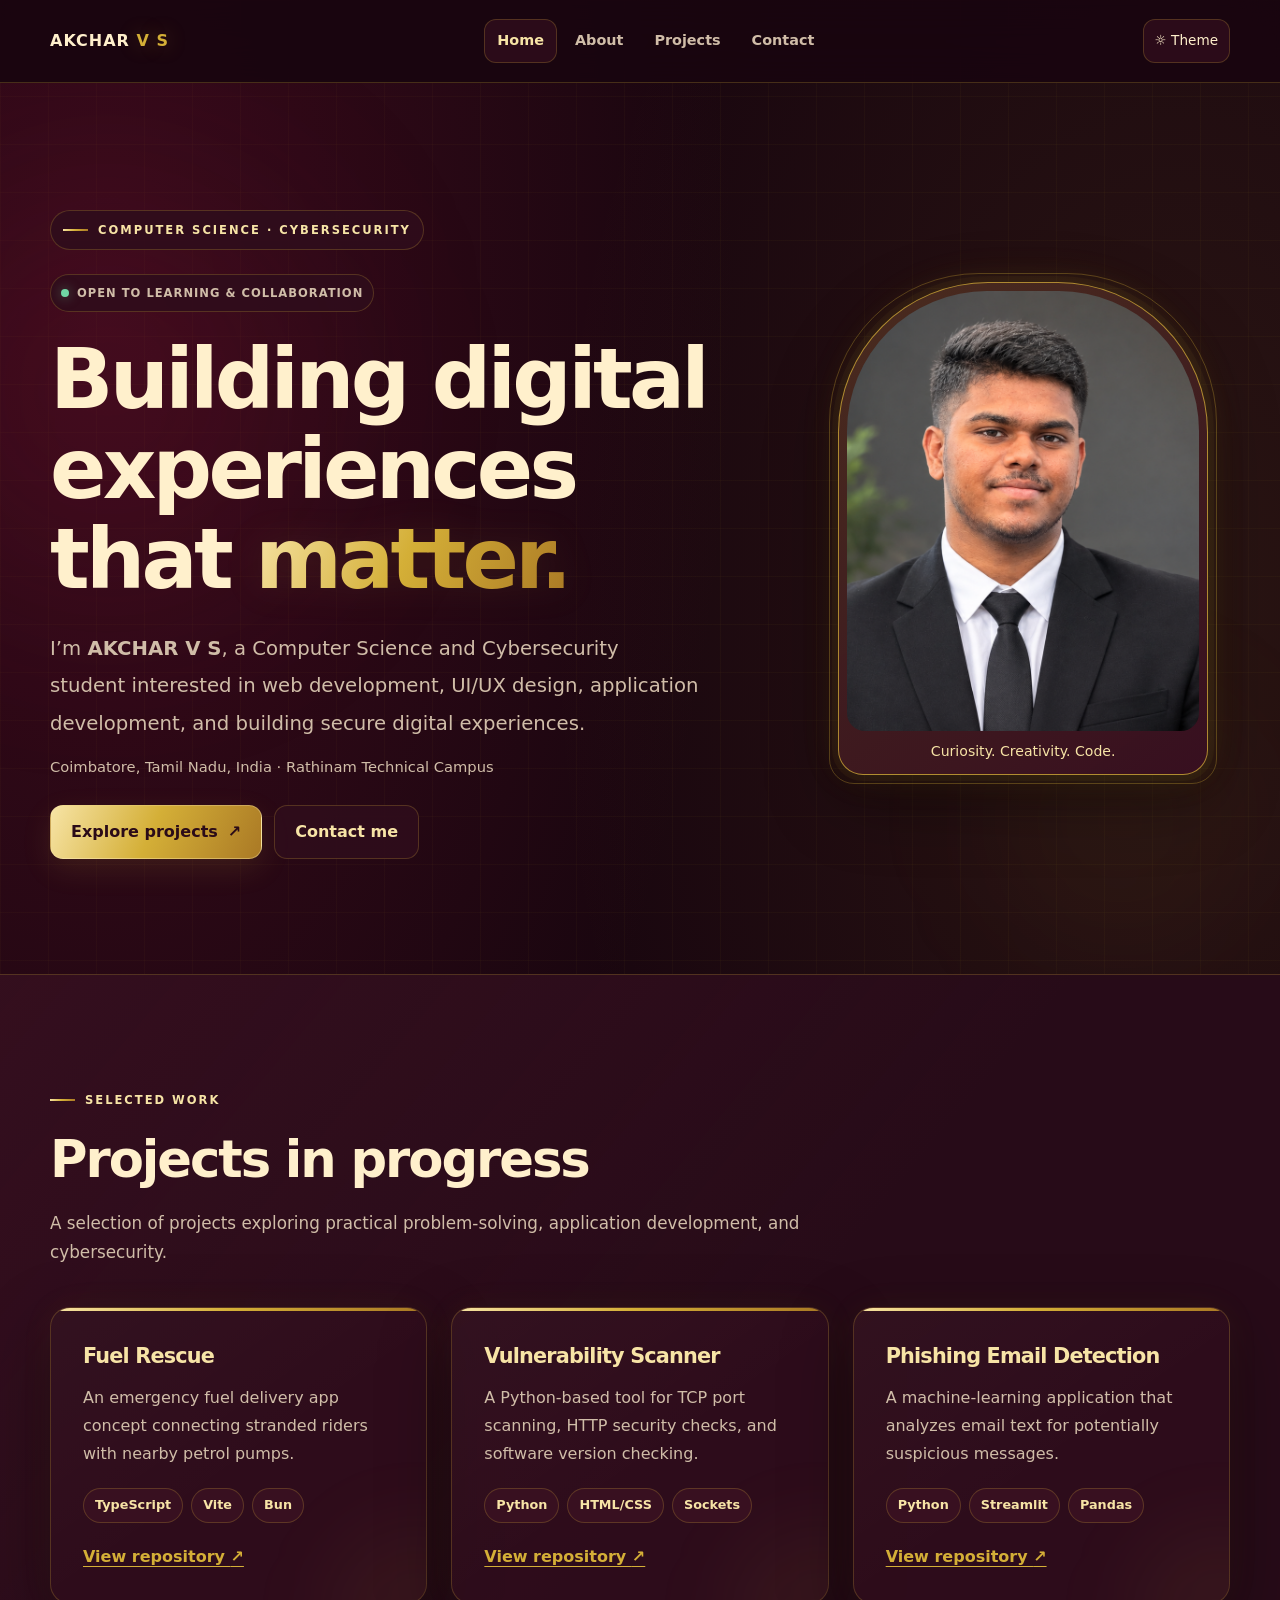
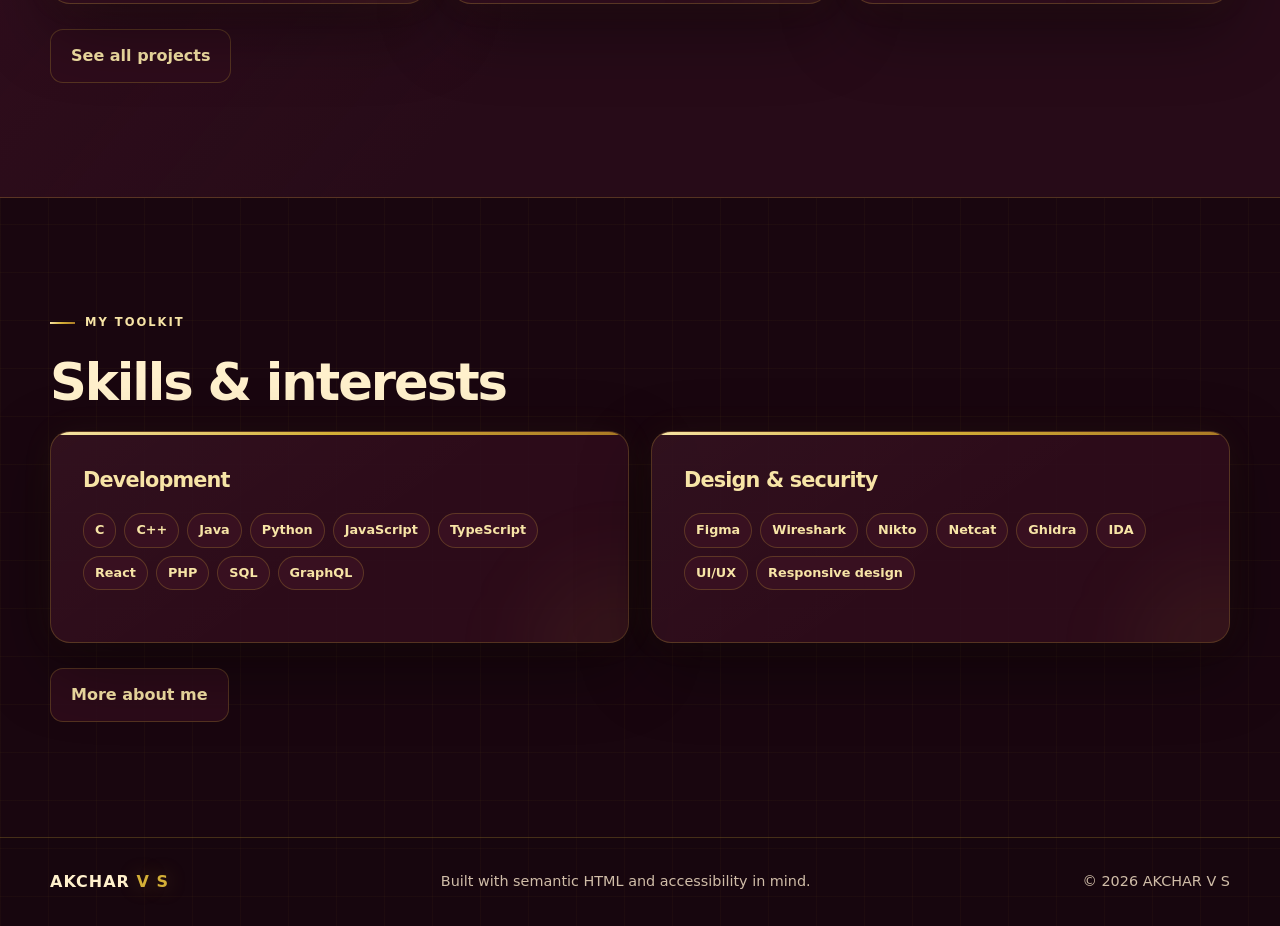
<file: index.html>
<!doctype html>
<html lang="en">
<head>
  <meta charset="utf-8">
  <meta name="viewport" content="width=device-width, initial-scale=1">
  <meta name="description" content="Portfolio of AKCHAR V S, a Computer Science and Cybersecurity student interested in web development, UI/UX design, application development, and cybersecurity.">
  <meta name="theme-color" content="#080d1b">
  <meta name="robots" content="index,follow">
  <meta property="og:type" content="website">
  <meta property="og:title" content="AKCHAR V S | Developer & Cybersecurity Student">
  <meta property="og:description" content="Portfolio of AKCHAR V S, a Computer Science and Cybersecurity student interested in web development, UI/UX design, application development, and cybersecurity.">
  <meta property="og:image" content="assets/profile.png">
  <title>AKCHAR V S | Developer & Cybersecurity Student</title>
  <link rel="icon" href="assets/favicon.svg" type="image/svg+xml">
  <link rel="stylesheet" href="assets/styles.css">
  <script src="assets/script.js" defer></script>
</head>
<body>
<a class="skip-link" href="#main">Skip to main content</a>
<header class="site-header">
  <nav class="nav wrap" aria-label="Main navigation">
    <a class="brand" href="index.html" aria-label="AKCHAR V S home">AKCHAR <span>V S</span></a>
    <button class="menu-button" type="button" data-menu-toggle aria-expanded="false" aria-controls="primary-links">Menu</button>
    <ul id="primary-links" data-nav-list><li><a href="index.html" aria-current="page">Home</a></li><li><a href="about.html">About</a></li><li><a href="projects.html">Projects</a></li><li><a href="contact.html">Contact</a></li></ul>
    <div class="nav-tools"><button class="icon-button" type="button" data-theme-toggle aria-label="Switch color theme">☼ Theme</button></div>
  </nav>
</header>
<main id="main" class="skip-target">
<section class="hero wrap" aria-labelledby="home-title">
  <div>
    <p class="eyebrow">Computer Science · Cybersecurity</p>

    <div class="availability-badge">
        <span class="status-dot"></span>
        OPEN TO LEARNING &amp; COLLABORATION
    </div>

    <h1 id="home-title">
        Building digital experiences that
        <span class="gradient">matter.</span>
    </h1>
  <p class="lead">I’m <strong>AKCHAR V S</strong>, a Computer Science and Cybersecurity student interested in web development, UI/UX design, application development, and building secure digital experiences.</p>
  <p class="meta">Coimbatore, Tamil Nadu, India · Rathinam Technical Campus</p>
  <div class="actions"><a class="button" href="projects.html">Explore projects <span aria-hidden="true">↗</span></a><a class="button secondary" href="contact.html">Contact me</a></div></div>
  <figure class="portrait-wrap"><img src="assets/profile.png" alt="Professional portrait of AKCHAR V S wearing a black suit and tie" width="832" height="1109" fetchpriority="high"><figcaption class="small">Curiosity. Creativity. Code.</figcaption></figure>
</section>
<section class="section alt" aria-labelledby="featured-title"><div class="wrap"><p class="eyebrow">SELECTED WORK</p><h2 id="featured-title">Projects in progress</h2><p class="section-intro">A selection of projects exploring practical problem-solving, application development, and cybersecurity.</p><div class="grid">
<article class="card"><h3>Fuel Rescue</h3><p>An emergency fuel delivery app concept connecting stranded riders with nearby petrol pumps.</p><ul class="tags"><li>TypeScript</li><li>Vite</li><li>Bun</li></ul><a href="https://github.com/akchar1429/FuelRescue" target="_blank" rel="noopener noreferrer">View repository <span aria-hidden="true">↗</span></a></article>
<article class="card"><h3>Vulnerability Scanner</h3><p>A Python-based tool for TCP port scanning, HTTP security checks, and software version checking.</p><ul class="tags"><li>Python</li><li>HTML/CSS</li><li>Sockets</li></ul><a href="https://github.com/akchar1429/Vulnerability-Scanner" target="_blank" rel="noopener noreferrer">View repository <span aria-hidden="true">↗</span></a></article>
<article class="card"><h3>Phishing Email Detection</h3><p>A machine-learning application that analyzes email text for potentially suspicious messages.</p><ul class="tags"><li>Python</li><li>Streamlit</li><li>Pandas</li></ul><a href="https://github.com/akchar1429/Phising-email-detection" target="_blank" rel="noopener noreferrer">View repository <span aria-hidden="true">↗</span></a></article>
</div><p class="actions"><a class="button secondary" href="projects.html">See all projects</a></p></div></section>
<section class="section wrap" aria-labelledby="skills-title"><p class="eyebrow">MY TOOLKIT</p><h2 id="skills-title">Skills & interests</h2><div class="grid two"><article class="card"><h3>Development</h3><ul class="tags"><li>C</li><li>C++</li><li>Java</li><li>Python</li><li>JavaScript</li><li>TypeScript</li><li>React</li><li>PHP</li><li>SQL</li><li>GraphQL</li></ul></article><article class="card"><h3>Design & security</h3><ul class="tags"><li>Figma</li><li>Wireshark</li><li>Nikto</li><li>Netcat</li><li>Ghidra</li><li>IDA</li><li>UI/UX</li><li>Responsive design</li></ul></article></div><p class="actions"><a class="button secondary" href="about.html">More about me</a></p></section>
</main>
<footer class="footer"><div class="wrap footer-inner"><a class="brand" href="index.html">AKCHAR <span>V S</span></a><p>Built with semantic HTML and accessibility in mind.</p><p>© <span data-year>2026</span> AKCHAR V S</p></div></footer>
</body></html>
</file>
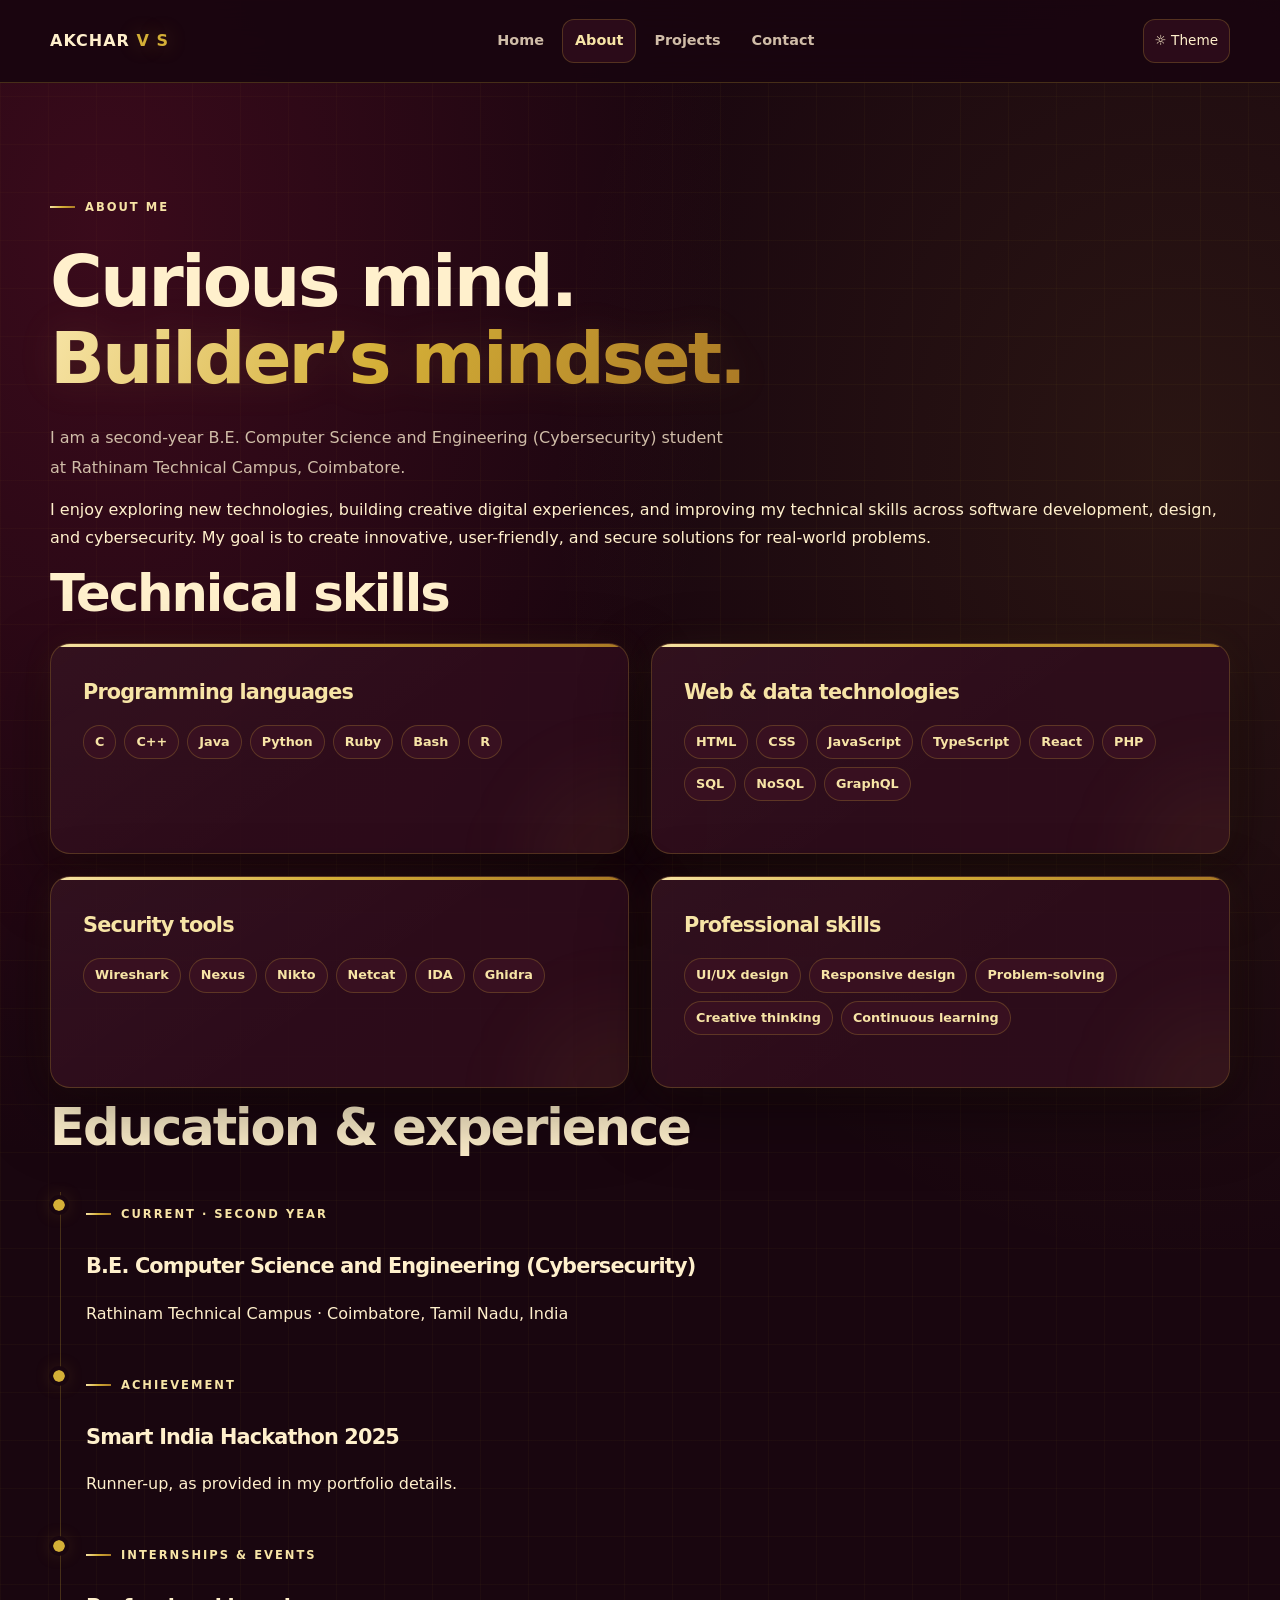
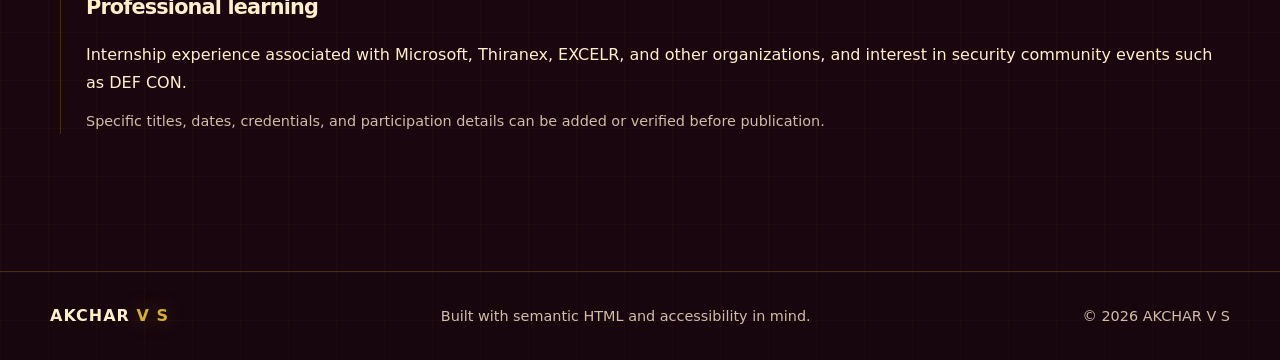
<file: about.html>
<!doctype html>
<html lang="en">
<head>
  <meta charset="utf-8">
  <meta name="viewport" content="width=device-width, initial-scale=1">
  <meta name="description" content="Learn about AKCHAR V S, a cybersecurity student at Rathinam Technical Campus, including education, technical skills, interests, and achievements.">
  <meta name="theme-color" content="#080d1b">
  <meta name="robots" content="index,follow">
  <meta property="og:type" content="website">
  <meta property="og:title" content="About | AKCHAR V S">
  <meta property="og:description" content="Learn about AKCHAR V S, a cybersecurity student at Rathinam Technical Campus, including education, technical skills, interests, and achievements.">
  <meta property="og:image" content="assets/profile.png">
  <title>About | AKCHAR V S</title>
  <link rel="icon" href="assets/favicon.svg" type="image/svg+xml">
  <link rel="stylesheet" href="assets/styles.css">
  <script src="assets/script.js" defer></script>
</head>
<body>
<a class="skip-link" href="#main">Skip to main content</a>
<header class="site-header">
  <nav class="nav wrap" aria-label="Main navigation">
    <a class="brand" href="index.html" aria-label="AKCHAR V S home">AKCHAR <span>V S</span></a>
    <button class="menu-button" type="button" data-menu-toggle aria-expanded="false" aria-controls="primary-links">Menu</button>
    <ul id="primary-links" data-nav-list><li><a href="index.html">Home</a></li><li><a href="about.html" aria-current="page">About</a></li><li><a href="projects.html">Projects</a></li><li><a href="contact.html">Contact</a></li></ul>
    <div class="nav-tools"><button class="icon-button" type="button" data-theme-toggle aria-label="Switch color theme">☼ Theme</button></div>
  </nav>
</header>
<main id="main" class="skip-target">
<section class="section wrap" aria-labelledby="about-title"><p class="eyebrow">ABOUT ME</p><h1 id="about-title">Curious mind. <span class="gradient">Builder’s mindset.</span></h1><p class="lead">I am a second-year B.E. Computer Science and Engineering (Cybersecurity) student at Rathinam Technical Campus, Coimbatore.</p><p>I enjoy exploring new technologies, building creative digital experiences, and improving my technical skills across software development, design, and cybersecurity. My goal is to create innovative, user-friendly, and secure solutions for real-world problems.</p>
<h2>Technical skills</h2><div class="grid two"><article class="card"><h3>Programming languages</h3><ul class="tags"><li>C</li><li>C++</li><li>Java</li><li>Python</li><li>Ruby</li><li>Bash</li><li>R</li></ul></article><article class="card"><h3>Web & data technologies</h3><ul class="tags"><li>HTML</li><li>CSS</li><li>JavaScript</li><li>TypeScript</li><li>React</li><li>PHP</li><li>SQL</li><li>NoSQL</li><li>GraphQL</li></ul></article><article class="card"><h3>Security tools</h3><ul class="tags"><li>Wireshark</li><li>Nexus</li><li>Nikto</li><li>Netcat</li><li>IDA</li><li>Ghidra</li></ul></article><article class="card"><h3>Professional skills</h3><ul class="tags"><li>UI/UX design</li><li>Responsive design</li><li>Problem-solving</li><li>Creative thinking</li><li>Continuous learning</li></ul></article></div>
<h2>Education & experience</h2><div class="timeline"><article><p class="eyebrow">CURRENT · SECOND YEAR</p><h3>B.E. Computer Science and Engineering (Cybersecurity)</h3><p>Rathinam Technical Campus · Coimbatore, Tamil Nadu, India</p></article><article><p class="eyebrow">ACHIEVEMENT</p><h3>Smart India Hackathon 2025</h3><p>Runner-up, as provided in my portfolio details.</p></article><article><p class="eyebrow">INTERNSHIPS & EVENTS</p><h3>Professional learning</h3><p>Internship experience associated with Microsoft, Thiranex, EXCELR, and other organizations, and interest in security community events such as DEF CON.</p><p class="small">Specific titles, dates, credentials, and participation details can be added or verified before publication.</p></article></div></section>
</main>
<footer class="footer"><div class="wrap footer-inner"><a class="brand" href="index.html">AKCHAR <span>V S</span></a><p>Built with semantic HTML and accessibility in mind.</p><p>© <span data-year>2026</span> AKCHAR V S</p></div></footer>
</body></html>
</file>
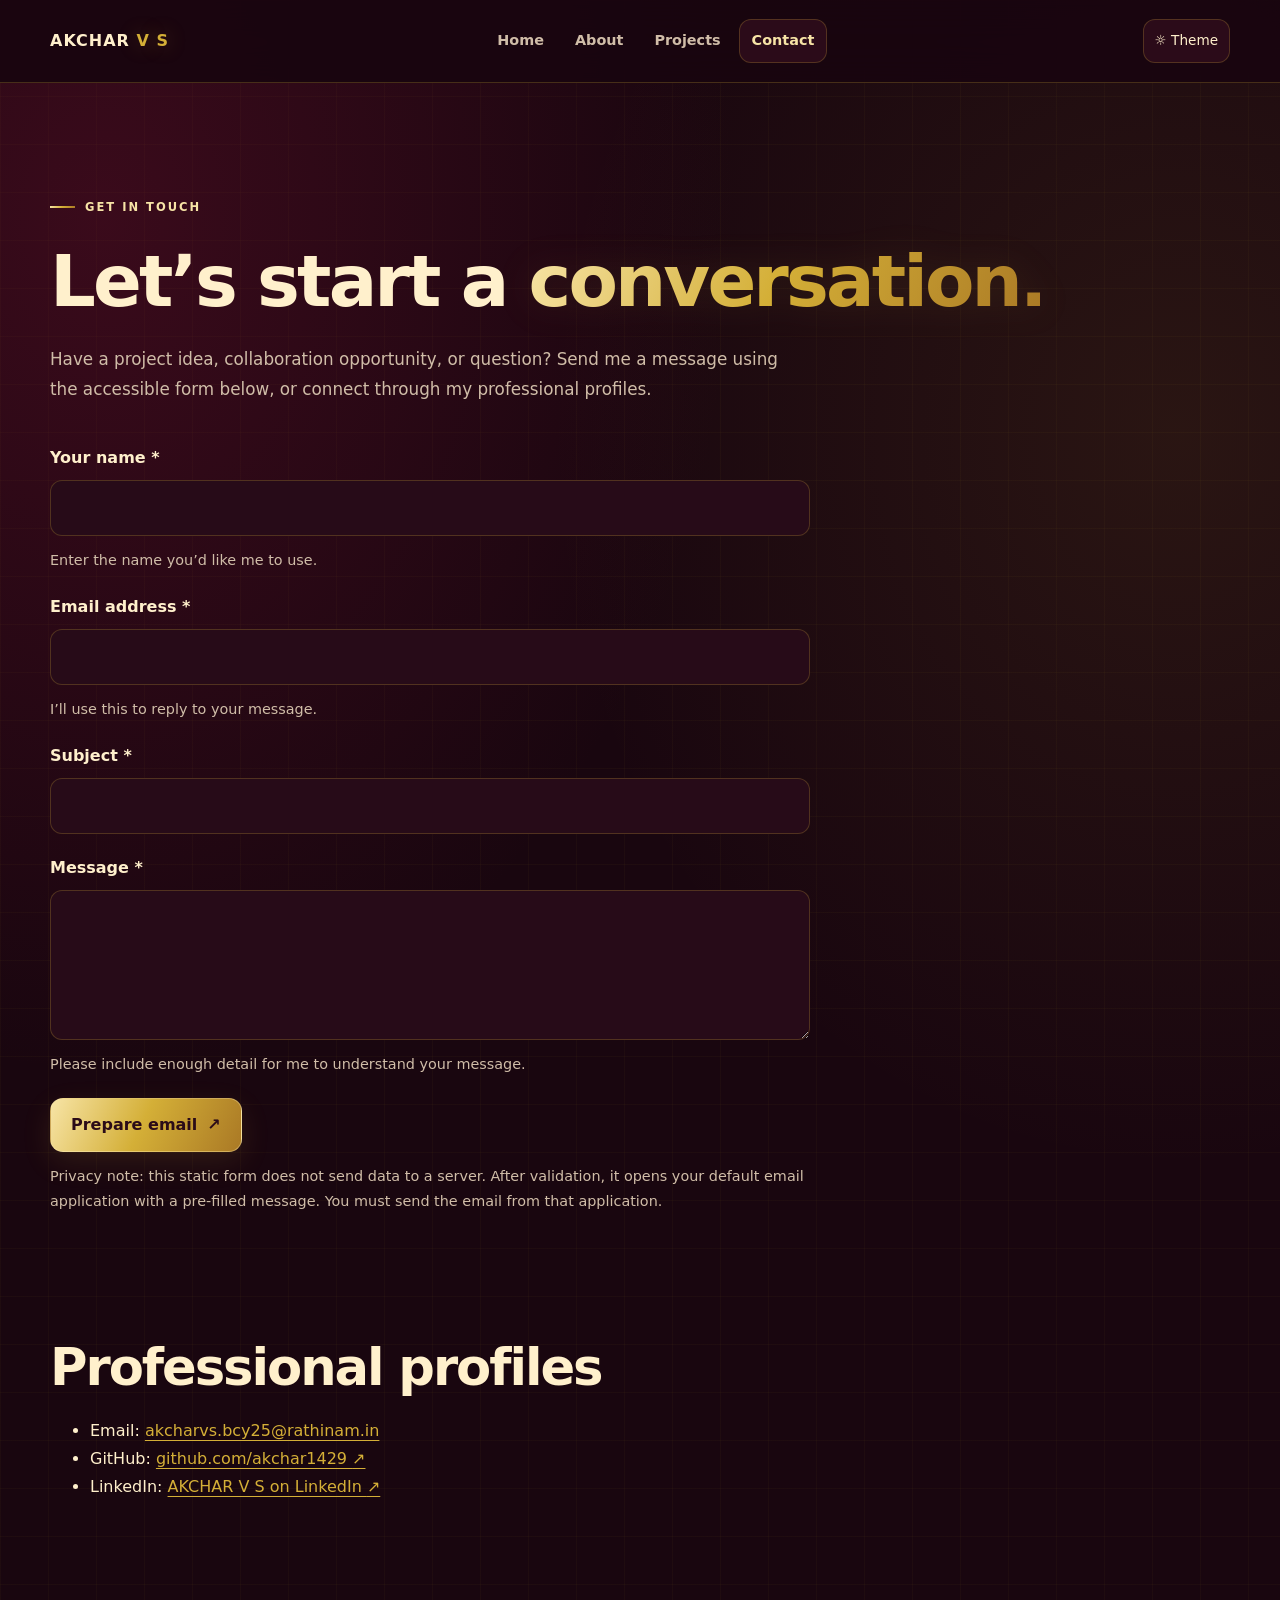
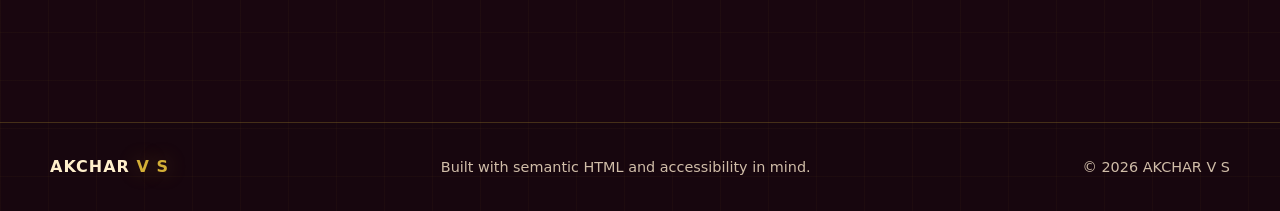
<file: contact.html>
<!doctype html>
<html lang="en">
<head>
  <meta charset="utf-8">
  <meta name="viewport" content="width=device-width, initial-scale=1">
  <meta name="description" content="Contact AKCHAR V S about technology projects, development, design, and cybersecurity opportunities.">
  <meta name="theme-color" content="#080d1b">
  <meta name="robots" content="index,follow">
  <meta property="og:type" content="website">
  <meta property="og:title" content="Contact | AKCHAR V S">
  <meta property="og:description" content="Contact AKCHAR V S about technology projects, development, design, and cybersecurity opportunities.">
  <meta property="og:image" content="assets/profile.png">
  <title>Contact | AKCHAR V S</title>
  <link rel="icon" href="assets/favicon.svg" type="image/svg+xml">
  <link rel="stylesheet" href="assets/styles.css">
  <script src="assets/script.js" defer></script>
</head>
<body>
<a class="skip-link" href="#main">Skip to main content</a>
<header class="site-header">
  <nav class="nav wrap" aria-label="Main navigation">
    <a class="brand" href="index.html" aria-label="AKCHAR V S home">AKCHAR <span>V S</span></a>
    <button class="menu-button" type="button" data-menu-toggle aria-expanded="false" aria-controls="primary-links">Menu</button>
    <ul id="primary-links" data-nav-list><li><a href="index.html">Home</a></li><li><a href="about.html">About</a></li><li><a href="projects.html">Projects</a></li><li><a href="contact.html" aria-current="page">Contact</a></li></ul>
    <div class="nav-tools"><button class="icon-button" type="button" data-theme-toggle aria-label="Switch color theme">☼ Theme</button></div>
  </nav>
</header>
<main id="main" class="skip-target">
<section class="section wrap" aria-labelledby="contact-title"><p class="eyebrow">GET IN TOUCH</p><h1 id="contact-title">Let’s start a <span class="gradient">conversation.</span></h1><p class="section-intro">Have a project idea, collaboration opportunity, or question? Send me a message using the accessible form below, or connect through my professional profiles.</p>
<form class="form" id="contact-form" novalidate>
<div id="form-status" class="status" role="status" aria-live="polite" aria-atomic="true"></div>
<div class="field"><label for="name">Your name <span aria-hidden="true">*</span></label><input id="name" name="name" autocomplete="name" required aria-describedby="name-hint name-error"><p id="name-hint" class="hint">Enter the name you’d like me to use.</p><p id="name-error" class="error" aria-live="polite"></p></div>
<div class="field"><label for="email">Email address <span aria-hidden="true">*</span></label><input id="email" name="email" type="email" autocomplete="email" inputmode="email" required aria-describedby="email-hint email-error"><p id="email-hint" class="hint">I’ll use this to reply to your message.</p><p id="email-error" class="error" aria-live="polite"></p></div>
<div class="field"><label for="subject">Subject <span aria-hidden="true">*</span></label><input id="subject" name="subject" required aria-describedby="subject-error"><p id="subject-error" class="error" aria-live="polite"></p></div>
<div class="field"><label for="message">Message <span aria-hidden="true">*</span></label><textarea id="message" name="message" required aria-describedby="message-hint message-error"></textarea><p id="message-hint" class="hint">Please include enough detail for me to understand your message.</p><p id="message-error" class="error" aria-live="polite"></p></div>
<button class="button" type="submit">Prepare email <span aria-hidden="true">↗</span></button>
<p class="small">Privacy note: this static form does not send data to a server. After validation, it opens your default email application with a pre-filled message. You must send the email from that application.</p>
</form>
<section class="section" aria-labelledby="profiles-title"><h2 id="profiles-title">Professional profiles</h2><ul><li>Email: <a href="mailto:akcharvs.bcy25@rathinam.in">akcharvs.bcy25@rathinam.in</a></li><li>GitHub: <a href="https://github.com/akchar1429" target="_blank" rel="noopener noreferrer">github.com/akchar1429 <span aria-hidden="true">↗</span></a></li><li>LinkedIn: <a href="https://www.linkedin.com/in/akchar-vs-616843396/" target="_blank" rel="noopener noreferrer">AKCHAR V S on LinkedIn <span aria-hidden="true">↗</span></a></li></ul></section></section>
</main>
<footer class="footer"><div class="wrap footer-inner"><a class="brand" href="index.html">AKCHAR <span>V S</span></a><p>Built with semantic HTML and accessibility in mind.</p><p>© <span data-year>2026</span> AKCHAR V S</p></div></footer>
</body></html>
</file>
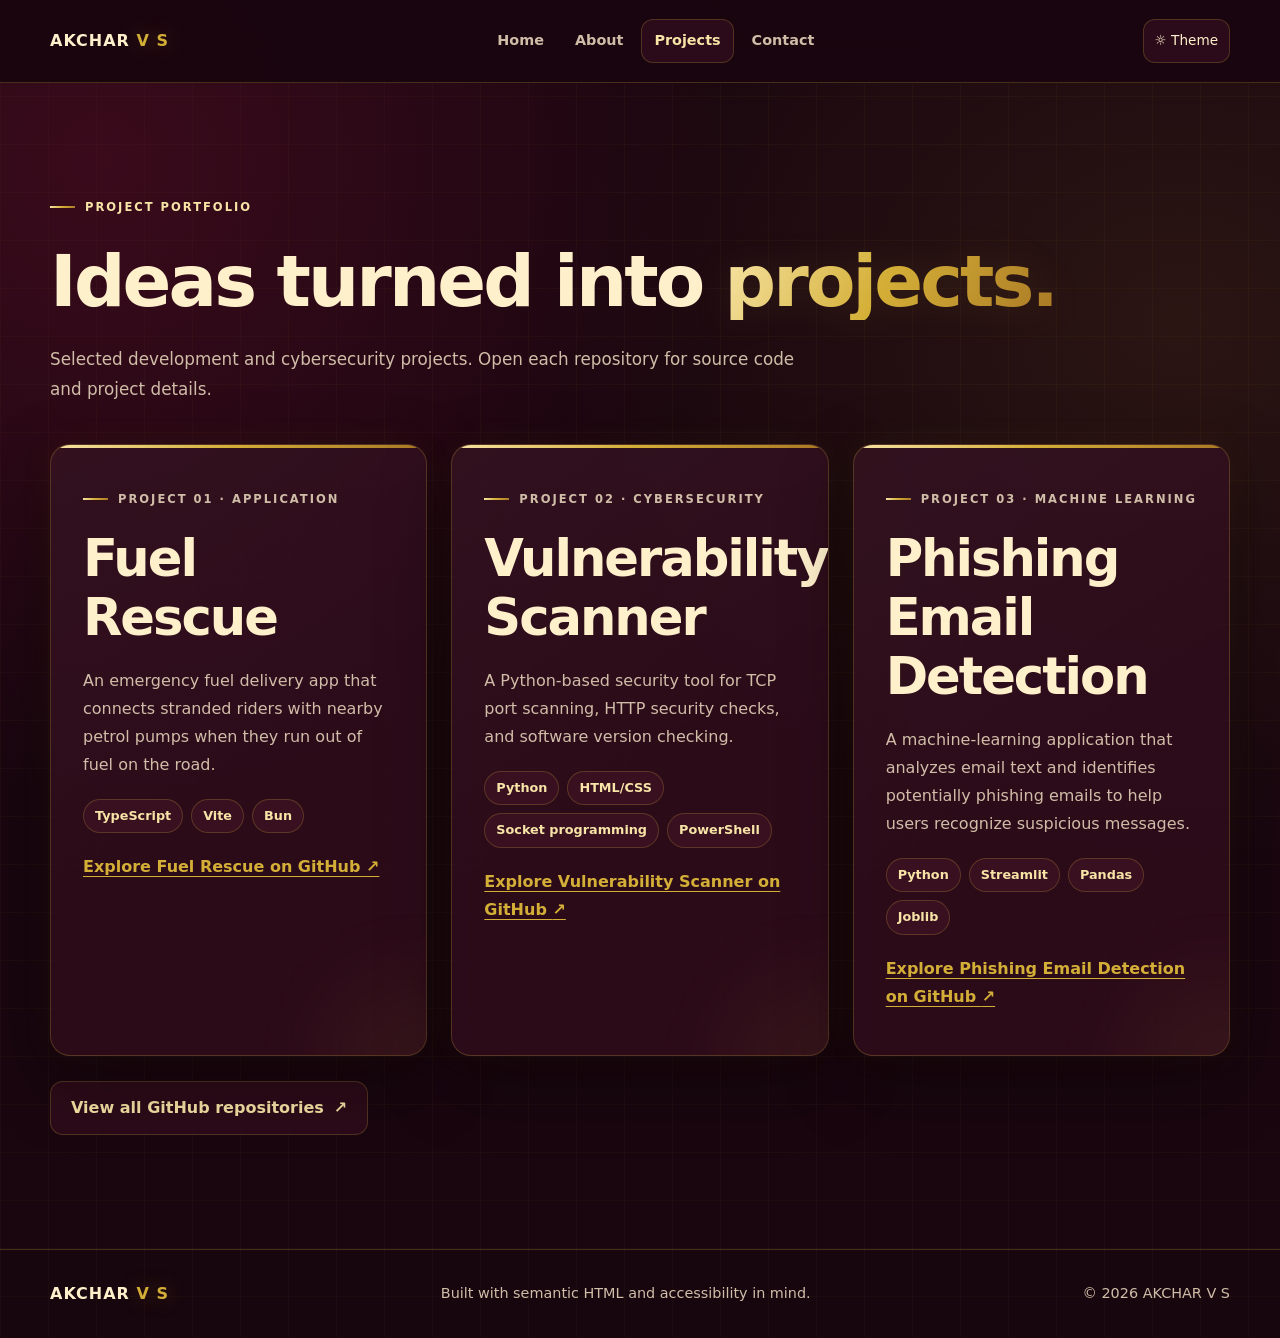
<file: projects.html>
<!doctype html>
<html lang="en">
<head>
  <meta charset="utf-8">
  <meta name="viewport" content="width=device-width, initial-scale=1">
  <meta name="description" content="Explore projects by AKCHAR V S, including Fuel Rescue, a Python vulnerability scanner, and a machine-learning phishing email detector.">
  <meta name="theme-color" content="#080d1b">
  <meta name="robots" content="index,follow">
  <meta property="og:type" content="website">
  <meta property="og:title" content="Projects | AKCHAR V S">
  <meta property="og:description" content="Explore projects by AKCHAR V S, including Fuel Rescue, a Python vulnerability scanner, and a machine-learning phishing email detector.">
  <meta property="og:image" content="assets/profile.png">
  <title>Projects | AKCHAR V S</title>
  <link rel="icon" href="assets/favicon.svg" type="image/svg+xml">
  <link rel="stylesheet" href="assets/styles.css">
  <script src="assets/script.js" defer></script>
</head>
<body>
<a class="skip-link" href="#main">Skip to main content</a>
<header class="site-header">
  <nav class="nav wrap" aria-label="Main navigation">
    <a class="brand" href="index.html" aria-label="AKCHAR V S home">AKCHAR <span>V S</span></a>
    <button class="menu-button" type="button" data-menu-toggle aria-expanded="false" aria-controls="primary-links">Menu</button>
    <ul id="primary-links" data-nav-list><li><a href="index.html">Home</a></li><li><a href="about.html">About</a></li><li><a href="projects.html" aria-current="page">Projects</a></li><li><a href="contact.html">Contact</a></li></ul>
    <div class="nav-tools"><button class="icon-button" type="button" data-theme-toggle aria-label="Switch color theme">☼ Theme</button></div>
  </nav>
</header>
<main id="main" class="skip-target">
<section class="section wrap" aria-labelledby="projects-title"><p class="eyebrow">PROJECT PORTFOLIO</p><h1 id="projects-title">Ideas turned into <span class="gradient">projects.</span></h1><p class="section-intro">Selected development and cybersecurity projects. Open each repository for source code and project details.</p><div class="grid">
<article class="card"><p class="eyebrow">PROJECT 01 · APPLICATION</p><h2>Fuel Rescue</h2><p>An emergency fuel delivery app that connects stranded riders with nearby petrol pumps when they run out of fuel on the road.</p><ul class="tags"><li>TypeScript</li><li>Vite</li><li>Bun</li></ul><p><a href="https://github.com/akchar1429/FuelRescue" target="_blank" rel="noopener noreferrer">Explore Fuel Rescue on GitHub <span aria-hidden="true">↗</span></a></p></article>
<article class="card"><p class="eyebrow">PROJECT 02 · CYBERSECURITY</p><h2>Vulnerability Scanner</h2><p>A Python-based security tool for TCP port scanning, HTTP security checks, and software version checking.</p><ul class="tags"><li>Python</li><li>HTML/CSS</li><li>Socket programming</li><li>PowerShell</li></ul><p><a href="https://github.com/akchar1429/Vulnerability-Scanner" target="_blank" rel="noopener noreferrer">Explore Vulnerability Scanner on GitHub <span aria-hidden="true">↗</span></a></p></article>
<article class="card"><p class="eyebrow">PROJECT 03 · MACHINE LEARNING</p><h2>Phishing Email Detection</h2><p>A machine-learning application that analyzes email text and identifies potentially phishing emails to help users recognize suspicious messages.</p><ul class="tags"><li>Python</li><li>Streamlit</li><li>Pandas</li><li>Joblib</li></ul><p><a href="https://github.com/akchar1429/Phising-email-detection" target="_blank" rel="noopener noreferrer">Explore Phishing Email Detection on GitHub <span aria-hidden="true">↗</span></a></p></article>
</div><p class="actions"><a class="button secondary" href="https://github.com/akchar1429" target="_blank" rel="noopener noreferrer">View all GitHub repositories <span aria-hidden="true">↗</span></a></p></section>
</main>
<footer class="footer"><div class="wrap footer-inner"><a class="brand" href="index.html">AKCHAR <span>V S</span></a><p>Built with semantic HTML and accessibility in mind.</p><p>© <span data-year>2026</span> AKCHAR V S</p></div></footer>
</body></html>
</file>
<file: assets/styles.css>
/* =========================================================
   AKCHAR V S — BURGUNDY & ROYAL GOLD PORTFOLIO
   Advanced CSS3 | Mobile-First Responsive Architecture
   CSS Grid | Flexbox | Light/Dark Theme | Accessibility
   ========================================================= */


/* =========================================================
   01. THEME VARIABLES — DARK MODE (DEFAULT)
   ========================================================= */

:root {
    color-scheme: dark;

    --bg: #19060f;
    --surface: #270b18;
    --surface2: #381020;

    --text: #fff0cc;
    --muted: #d0bda8;

    --line: rgba(212, 175, 55, 0.24);

    --cyan: #e7c46a;
    --blue: #d4af37;
    --violet: #f7e4a6;
    --pink: #b76e79;

    --gold: #d4af37;
    --gold-light: #f7e4a6;
    --gold-dark: #9c741c;

    --burgundy: #681c36;
    --focus: #fff0a6;

    --header: rgba(25, 6, 15, 0.94);
    --glass: rgba(47, 13, 28, 0.88);

    --gradient: linear-gradient(
        115deg,
        #f7e4a6 0%,
        #d4af37 48%,
        #aa7925 100%
    );

    --shadow:
        0 25px 70px rgba(0, 0, 0, 0.38),
        0 0 35px rgba(212, 175, 55, 0.055);

    --radius: 20px;
    --content: 1180px;
    --transition: 250ms ease;
}


/* =========================================================
   02. LIGHT THEME
   ========================================================= */

:root.light {
    color-scheme: light;

    --bg: #fbf5e9;
    --surface: #fffaf1;
    --surface2: #f0e3d1;

    --text: #52172d;
    --muted: #76596a;

    --line: rgba(112, 66, 33, 0.22);

    --cyan: #762440;
    --blue: #986b1b;
    --violet: #c59a42;
    --pink: #a64f6a;

    --gold: #a77920;
    --gold-light: #762440;
    --gold-dark: #714715;

    --burgundy: #681c36;
    --focus: #6b2b10;

    --header: rgba(251, 245, 233, 0.96);
    --glass: rgba(255, 250, 241, 0.94);

    --gradient: linear-gradient(
        115deg,
        #762440 0%,
        #8e3049 45%,
        #a77920 100%
    );

    --shadow:
        0 20px 55px rgba(78, 27, 43, 0.09);
}


/* =========================================================
   03. RESET AND BASE STYLES
   ========================================================= */

*,
*::before,
*::after {
    box-sizing: border-box;
}

html {
    scroll-behavior: smooth;
    scroll-padding-top: 90px;
    -webkit-text-size-adjust: 100%;
}

body {
    min-width: 320px;
    margin: 0;

    color: var(--text);

    font-family:
        Inter,
        "Segoe UI",
        system-ui,
        -apple-system,
        sans-serif;

    font-size: 16px;
    line-height: 1.75;

    background-color: var(--bg);

    background-image:
        radial-gradient(
            ellipse at 8% 12%,
            rgba(128, 20, 53, 0.32),
            transparent 38%
        ),
        radial-gradient(
            ellipse at 92% 24%,
            rgba(212, 175, 55, 0.09),
            transparent 38%
        ),
        linear-gradient(
            rgba(212, 175, 55, 0.035) 1px,
            transparent 1px
        ),
        linear-gradient(
            90deg,
            rgba(212, 175, 55, 0.035) 1px,
            transparent 1px
        );

    background-size:
        auto,
        auto,
        48px 48px,
        48px 48px;

    transition:
        background-color var(--transition),
        color var(--transition);
}

img,
picture,
video,
canvas,
svg {
    display: block;
    max-width: 100%;
}

img {
    height: auto;
}

button,
input,
textarea,
select {
    font: inherit;
}

button {
    color: inherit;
}

a {
    color: var(--blue);
    text-underline-offset: 4px;

    transition:
        color var(--transition),
        opacity var(--transition);
}

a:hover {
    text-decoration-thickness: 2px;
}

::selection {
    background: var(--gold);
    color: #270b18;
}

.wrap {
    width: calc(100% - 30px);
    max-width: var(--content);
    margin-inline: auto;
}

.skip-target {
    scroll-margin-top: 90px;
}


/* =========================================================
   04. ACCESSIBILITY
   ========================================================= */

.skip-link {
    position: absolute;
    top: -100px;
    left: 15px;
    z-index: 1000;

    padding: 12px 18px;

    color: var(--bg);
    background: var(--text);

    border-radius: 10px;
}

.skip-link:focus {
    top: 15px;
}

:focus-visible {
    outline: 3px solid var(--focus);
    outline-offset: 4px;
}

button:focus-visible,
input:focus-visible,
textarea:focus-visible,
select:focus-visible,
a:focus-visible {
    outline: 3px solid var(--focus);
    outline-offset: 4px;
}


/* =========================================================
   05. NAVIGATION — MOBILE FIRST
   ========================================================= */

.site-header {
    position: sticky;
    top: 0;
    z-index: 100;

    background: var(--header);
    border-bottom: 1px solid var(--line);

    -webkit-backdrop-filter: blur(22px);
    backdrop-filter: blur(22px);
}

.nav {
    display: flex;
    flex-wrap: wrap;
    align-items: center;
    justify-content: space-between;

    gap: 10px;

    min-height: 72px;
    padding-block: 10px;
}

.brand {
    flex-shrink: 0;

    color: var(--text);

    font-size: 0.92rem;
    font-weight: 900;
    letter-spacing: 1px;

    text-decoration: none;
}

.brand span {
    color: var(--gold);
    text-shadow: 0 0 20px rgba(212, 175, 55, 0.35);
}

.nav-tools {
    display: flex;
    align-items: center;
    gap: 8px;

    margin-left: auto;
}

.nav ul {
    display: none;

    flex-basis: 100%;
    flex-direction: column;
    align-items: stretch;

    gap: 5px;

    margin: 0;
    padding: 12px 0 5px;

    list-style: none;
}

.nav ul.open {
    display: flex;
}

.nav ul a {
    display: flex;
    align-items: center;
    justify-content: flex-start;

    width: 100%;
    min-height: 44px;

    padding: 10px 14px;

    color: var(--muted);
    background: transparent;

    border: 1px solid transparent;
    border-radius: 12px;

    font-size: 0.95rem;
    font-weight: 650;

    text-decoration: none;

    transition:
        color var(--transition),
        background var(--transition),
        border-color var(--transition);
}

.nav ul a:hover,
.nav ul a[aria-current="page"] {
    color: var(--gold-light);
    background: var(--glass);
    border-color: var(--line);
}

.icon-button,
.menu-button {
    display: inline-flex;
    align-items: center;
    justify-content: center;

    gap: 8px;

    min-height: 42px;
    padding: 9px 11px;

    color: var(--text);
    background: var(--glass);

    border: 1px solid var(--line);
    border-radius: 12px;

    font-size: 0.85rem;

    cursor: pointer;

    transition:
        transform var(--transition),
        border-color var(--transition),
        box-shadow var(--transition);
}

.menu-button {
    display: inline-flex;
}


/* =========================================================
   06. TYPOGRAPHY
   ========================================================= */

h1,
h2,
h3 {
    line-height: 1.15;
    letter-spacing: -0.04em;
}

h1 {
    margin: 15px 0 25px;

    font-size: clamp(2.45rem, 11vw, 3.6rem);
    font-weight: 900;
    line-height: 1.08;
}

h2 {
    margin: 10px 0 20px;

    font-size: clamp(2rem, 9vw, 2.7rem);
    font-weight: 850;
}

h3 {
    font-size: 1.3rem;
    font-weight: 800;
}

p {
    margin-block: 12px;
}

.eyebrow {
    display: inline-flex;
    align-items: center;
    gap: 10px;

    margin-bottom: 10px;

    color: var(--gold-light);

    font-size: 0.72rem;
    font-weight: 850;
    letter-spacing: 2px;
    text-transform: uppercase;
}

.eyebrow::before {
    content: "";

    width: 25px;
    height: 2px;

    flex-shrink: 0;

    background: var(--gradient);
}

.gradient {
    display: inline-block;

    background: var(--gradient);
    background-clip: text;
    -webkit-background-clip: text;
    -webkit-text-fill-color: transparent;

    filter: drop-shadow(
        0 0 18px rgba(212, 175, 55, 0.1)
    );
}

.lead {
    max-width: 680px;

    color: var(--muted);

    font-size: 1rem;
    line-height: 1.9;
}

.meta {
    color: var(--muted);
    font-size: 0.92rem;
}


/* =========================================================
   07. HERO — MOBILE FIRST CSS GRID
   ========================================================= */

.hero {
    position: relative;
    isolation: isolate;

    display: grid;
    grid-template-columns: minmax(0, 1fr);

    align-items: center;
    gap: 35px;

    min-height: auto;

    padding-block: 45px 55px;
}

.hero > div {
    min-width: 0;
    grid-row: 2;
}

.hero::before,
.hero::after {
    position: absolute;
    z-index: -1;

    content: "";

    border-radius: 50%;

    pointer-events: none;
}

.hero::before {
    top: 12%;
    left: -12%;

    width: 220px;
    aspect-ratio: 1;

    background: rgba(128, 20, 53, 0.16);
    filter: blur(75px);
}

.hero::after {
    right: 0;
    bottom: 5%;

    width: 160px;
    aspect-ratio: 1;

    background: rgba(212, 175, 55, 0.055);
    filter: blur(60px);
}

.hero .eyebrow {
    padding: 9px 12px;

    background: var(--glass);
    border: 1px solid var(--line);
    border-radius: 999px;
}

.hero h1 {
    max-width: 13ch;

    font-size: clamp(2.6rem, 10vw, 3.5rem);
    line-height: 1.08;
    letter-spacing: -0.045em;

    overflow-wrap: anywhere;
}

.hero .lead {
    max-width: 650px;
}

.actions {
    display: flex;
    flex-wrap: wrap;
    align-items: stretch;

    gap: 12px;

    margin-top: 25px;
}

.actions .button {
    flex: 1 1 100%;
}


/* =========================================================
   08. BUTTONS
   ========================================================= */

.button {
    display: inline-flex;
    align-items: center;
    justify-content: center;

    gap: 10px;

    min-height: 48px;
    padding: 12px 20px;

    color: #2b0b18;
    background: var(--gradient);

    border: 1px solid rgba(247, 228, 166, 0.4);
    border-radius: 13px;

    font-weight: 850;
    text-align: center;
    text-decoration: none;

    box-shadow:
        0 10px 30px rgba(212, 175, 55, 0.12);

    transition:
        transform var(--transition),
        box-shadow var(--transition),
        border-color var(--transition);
}

.button.secondary {
    color: var(--gold-light);
    background: var(--glass);
    border-color: var(--line);
    box-shadow: none;
}


/* =========================================================
   09. PORTRAIT FRAME
   ========================================================= */

.portrait-wrap {
    position: relative;
    isolation: isolate;

    grid-row: 1;
    justify-self: center;

    width: min(78%, 250px);
    min-width: 0;

    padding: 8px;

    background:
        linear-gradient(
            145deg,
            rgba(212, 175, 55, 0.2),
            rgba(104, 28, 54, 0.25)
        ),
        var(--surface);

    border: 1px solid rgba(212, 175, 55, 0.75);
    border-radius: 150px 150px 25px 25px;

    box-shadow:
        0 0 0 6px rgba(212, 175, 55, 0.045),
        0 0 40px rgba(212, 175, 55, 0.1),
        var(--shadow);
}

.portrait-wrap::before {
    position: absolute;
    z-index: -1;
    inset: -10px;

    content: "";

    border: 1px solid rgba(212, 175, 55, 0.3);
    border-radius: inherit;

    pointer-events: none;
}

.portrait-wrap img {
    width: 100%;

    aspect-ratio: 4 / 5;
    object-fit: cover;
    object-position: center 20%;

    border-radius: 140px 140px 18px 18px;
}

.portrait-wrap figcaption {
    padding: 8px 6px 3px;

    color: var(--gold-light);

    text-align: center;
    font-size: 0.88rem;
}


/* =========================================================
   10. AVAILABILITY BADGE
   ========================================================= */

.availability-badge {
    display: inline-flex;
    align-items: center;
    gap: 8px;

    max-width: 100%;

    margin: 14px 0 8px;
    padding: 8px 10px;

    color: var(--muted);
    background: var(--glass);

    border: 1px solid var(--line);
    border-radius: 999px;

    font-size: 0.62rem;
    font-weight: 750;
    letter-spacing: 0.7px;

    overflow-wrap: anywhere;
}

.status-dot {
    width: 8px;
    height: 8px;

    flex-shrink: 0;

    background: #70d6a4;
    border-radius: 50%;

    box-shadow: 0 0 12px rgba(112, 214, 164, 0.5);
}


/* =========================================================
   11. CONTENT SECTIONS
   ========================================================= */

.section {
    padding-block: 55px;
}

.section.alt {
    position: relative;

    background:
        linear-gradient(
            130deg,
            rgba(104, 28, 54, 0.2),
            transparent 55%
        ),
        var(--surface);

    border-block: 1px solid var(--line);
}

.section-intro {
    max-width: 760px;

    margin: 10px 0 35px;

    color: var(--muted);
    font-size: 1.02rem;
}


/* =========================================================
   12. PROJECTS AND SKILLS — MOBILE GRID
   ========================================================= */

.grid,
.grid.two {
    display: grid;
    grid-template-columns: minmax(0, 1fr);

    gap: 18px;
}


/* =========================================================
   13. CARDS
   ========================================================= */

.card {
    position: relative;
    isolation: isolate;

    min-width: 0;
    overflow: hidden;

    padding: 23px;

    background:
        linear-gradient(
            145deg,
            rgba(255, 240, 204, 0.025),
            transparent 55%
        ),
        var(--glass);

    border: 1px solid var(--line);
    border-radius: 16px;

    box-shadow: var(--shadow);

    transition:
        transform var(--transition),
        border-color var(--transition),
        box-shadow var(--transition);
}

.card::before {
    position: absolute;
    z-index: -1;

    top: 0;
    left: 0;
    right: 0;

    height: 3px;

    content: "";

    background: var(--gradient);
}

.card::after {
    position: absolute;
    z-index: -1;

    right: -80px;
    bottom: -100px;

    width: 180px;
    aspect-ratio: 1;

    content: "";

    border-radius: 50%;
    background: rgba(212, 175, 55, 0.055);

    filter: blur(40px);
}

.card h3 {
    margin: 5px 0 15px;
    color: var(--gold-light);
}

.card p {
    color: var(--muted);
}

.card a {
    font-weight: 750;
    overflow-wrap: anywhere;
}


/* =========================================================
   14. TAGS
   ========================================================= */

.tags {
    display: flex;
    flex-wrap: wrap;

    gap: 8px;

    margin: 20px 0;
    padding: 0;

    list-style: none;
}

.tags li {
    padding: 5px 11px;

    color: var(--gold-light);
    background: var(--surface2);

    border: 1px solid var(--line);
    border-radius: 999px;

    font-size: 0.8rem;
    font-weight: 650;

    transition:
        color var(--transition),
        border-color var(--transition);
}


/* =========================================================
   15. TIMELINE
   ========================================================= */

.timeline {
    margin: 35px 0 0 10px;
    padding-left: 25px;

    border-left: 1px solid var(--line);
}

.timeline article {
    position: relative;
    margin-bottom: 35px;
}

.timeline article::before {
    position: absolute;

    top: 7px;
    left: -33px;

    width: 12px;
    height: 12px;

    content: "";

    background: var(--gold);
    border-radius: 50%;

    outline: 4px solid var(--bg);

    box-shadow: 0 0 18px rgba(212, 175, 55, 0.35);
}

.small {
    color: var(--muted);
    font-size: 0.9rem;
}


/* =========================================================
   16. CONTACT FORM
   ========================================================= */

.form {
    width: 100%;
    max-width: 760px;
}

.field {
    margin-block: 20px;
}

.field label {
    display: block;
    margin-bottom: 8px;
    font-weight: 750;
}

.field input,
.field textarea,
.field select {
    display: block;

    width: 100%;
    min-width: 0;

    padding: 13px 14px;

    color: var(--text);
    background: var(--surface);

    border: 1px solid var(--line);
    border-radius: 12px;

    transition:
        border-color var(--transition),
        box-shadow var(--transition);
}

.field textarea {
    min-height: 150px;
    resize: vertical;
}

.field input:focus,
.field textarea:focus,
.field select:focus {
    border-color: var(--gold);

    box-shadow:
        0 0 0 3px rgba(212, 175, 55, 0.1);
}

.hint {
    color: var(--muted);
    font-size: 0.9rem;
}

.error {
    color: #ffaaaa;
    font-weight: 700;
}

.field [aria-invalid="true"] {
    border: 2px solid #ff8888;
}

.status {
    margin-block: 20px;
    padding: 14px 16px;

    background: var(--glass);

    border: 1px solid var(--line);
    border-radius: 12px;
}

.status:empty {
    display: none;
}


/* =========================================================
   17. FOOTER
   ========================================================= */

.footer {
    padding: 30px 0;

    color: var(--muted);
    background: rgba(0, 0, 0, 0.08);

    border-top: 1px solid var(--line);
}

.footer-inner {
    display: grid;
    gap: 10px;
}

.footer-inner p {
    margin: 0;
    font-size: 0.9rem;
}

.not-found {
    padding-block: 100px;
    text-align: center;
}


/* =========================================================
   18. LIGHT THEME DETAILS
   ========================================================= */

:root.light .card {
    background:
        linear-gradient(
            145deg,
            rgba(255, 255, 255, 0.97),
            rgba(248, 239, 225, 0.94)
        );
}

:root.light .section.alt {
    background:
        linear-gradient(
            130deg,
            rgba(118, 36, 64, 0.045),
            transparent 50%
        ),
        var(--surface2);
}

:root.light .portrait-wrap {
    box-shadow:
        0 0 0 8px rgba(167, 121, 32, 0.05),
        0 0 45px rgba(167, 121, 32, 0.1),
        var(--shadow);
}

:root.light .hero .eyebrow {
    color: #762440;
}

:root.light .button {
    color: #fff8e8;
}

:root.light .button.secondary {
    color: var(--text);
}


/* =========================================================
   19. TABLET — MIN-WIDTH: 600px
   ========================================================= */

@media (min-width: 600px) {

    .wrap {
        width: calc(100% - 48px);
    }

    h1 {
        font-size: clamp(3rem, 7vw, 4.5rem);
    }

    h2 {
        font-size: clamp(2.2rem, 5vw, 3.2rem);
    }

    .hero {
        gap: 45px;
        padding-block: 65px 75px;
    }

    .hero h1 {
        font-size: clamp(3rem, 7vw, 4.5rem);
    }

    .portrait-wrap {
        width: min(75%, 290px);
    }

    .actions {
        align-items: center;
    }

    .actions .button {
        flex: 0 1 auto;
    }

    .grid,
    .grid.two {
        grid-template-columns: repeat(2, minmax(0, 1fr));
        gap: 22px;
    }

    .card {
        padding: 26px;
        border-radius: 18px;
    }

    .section {
        padding-block: 70px;
    }

    .availability-badge {
        font-size: 0.72rem;
        letter-spacing: 1px;
    }

    .footer-inner {
        display: flex;
        flex-wrap: wrap;
        align-items: center;
        justify-content: space-between;
        gap: 20px;
    }
}


/* =========================================================
   20. TABLET NAVIGATION
   ========================================================= */

@media (min-width: 761px) {

    .nav {
        flex-wrap: nowrap;
        gap: 12px;
        min-height: 82px;
        padding-block: 0;
    }

    .brand {
        font-size: 1rem;
    }

    .nav-tools {
        margin-left: 0;
    }

    .menu-button {
        display: none;
    }

    .nav ul,
    .nav ul.open {
        display: flex;

        flex: 1 1 auto;
        flex-direction: row;
        align-items: center;
        justify-content: center;

        gap: 2px;

        min-width: 0;

        margin: 0;
        padding: 0;
    }

    .nav ul a {
        display: inline-flex;
        align-items: center;
        justify-content: center;

        width: auto;
        min-height: 42px;

        padding: 8px 10px;

        font-size: 0.85rem;
    }

    .hero {
        grid-template-columns: minmax(0, 1fr);
        gap: 45px;
    }

    .hero > div {
        grid-row: 2;
    }

    .portrait-wrap {
        grid-row: 1;
    }
}


/* =========================================================
   21. DESKTOP — MIN-WIDTH: 960px
   ========================================================= */

@media (min-width: 960px) {

    .wrap {
        width: min(var(--content), calc(100% - 64px));
    }

    .nav {
        gap: 20px;
    }

    .nav ul {
        gap: 5px;
    }

    .nav ul a {
        padding-inline: 12px;
        font-size: 0.9rem;
    }

    .hero {
        grid-template-columns:
            minmax(0, 1.25fr)
            minmax(260px, 0.75fr);

        align-items: center;

        gap: clamp(35px, 6vw, 90px);

        min-height: min(790px, calc(100svh - 82px));

        padding-block: clamp(70px, 9vw, 130px);
    }

    .hero > div {
        grid-row: auto;
    }

    .portrait-wrap {
        grid-row: auto;
        width: min(100%, 370px);
    }

    .hero h1 {
        max-width: 16ch;
        font-size: clamp(3.5rem, 5.4vw, 5.2rem);
    }

    .hero .lead {
        font-size: clamp(1.05rem, 1.7vw, 1.23rem);
    }

    .grid {
        grid-template-columns: repeat(3, minmax(0, 1fr));
        gap: 24px;
    }

    .grid.two {
        grid-template-columns: repeat(2, minmax(0, 1fr));
    }

    .section {
        padding-block: clamp(75px, 8vw, 115px);
    }

    .section-intro {
        margin-bottom: 40px;
        font-size: 1.05rem;
    }

    .card {
        padding: clamp(22px, 3vw, 32px);
        border-radius: var(--radius);
    }

    .not-found {
        padding-block: 130px;
    }
}


/* =========================================================
   22. LARGE DESKTOP REFINEMENTS
   ========================================================= */

@media (min-width: 1200px) {

    .hero h1 {
        font-size: 5.2rem;
    }

    .hero::before {
        width: 400px;
        filter: blur(100px);
    }

    .hero::after {
        width: 220px;
        filter: blur(80px);
    }
}


/* =========================================================
   23. DESKTOP INTERACTIONS
   ========================================================= */

@media (hover: hover) and (pointer: fine) {

    .card:hover {
        transform: translateY(-7px);

        border-color: rgba(212, 175, 55, 0.55);

        box-shadow:
            var(--shadow),
            0 0 28px rgba(212, 175, 55, 0.07);
    }

    .icon-button:hover,
    .menu-button:hover {
        transform: translateY(-2px);

        border-color: var(--gold);

        box-shadow:
            0 0 22px rgba(212, 175, 55, 0.1);
    }

    .button:hover {
        transform: translateY(-3px);

        box-shadow:
            0 12px 35px rgba(212, 175, 55, 0.23);
    }

    .button.secondary:hover {
        border-color: var(--gold);
    }

    .tags li:hover {
        color: var(--text);
        border-color: var(--gold);
    }
}


/* =========================================================
   24. REDUCED MOTION ACCESSIBILITY
   ========================================================= */

@media (prefers-reduced-motion: reduce) {

    *,
    *::before,
    *::after {
        scroll-behavior: auto !important;
        animation: none !important;
        transition: none !important;
    }
}


/* =========================================================
   25. VERY SMALL SCREENS
   ========================================================= */

@media (max-width: 359px) {

    .wrap {
        width: calc(100% - 24px);
    }

    .brand {
        font-size: 0.82rem;
        letter-spacing: 0.5px;
    }

    .icon-button,
    .menu-button {
        min-height: 40px;
        padding: 8px;
        font-size: 0.78rem;
    }

    .hero h1 {
        font-size: 2.4rem;
    }

    .eyebrow {
        letter-spacing: 1px;
    }

    .portrait-wrap {
        width: min(82%, 230px);
    }
}
</file>
